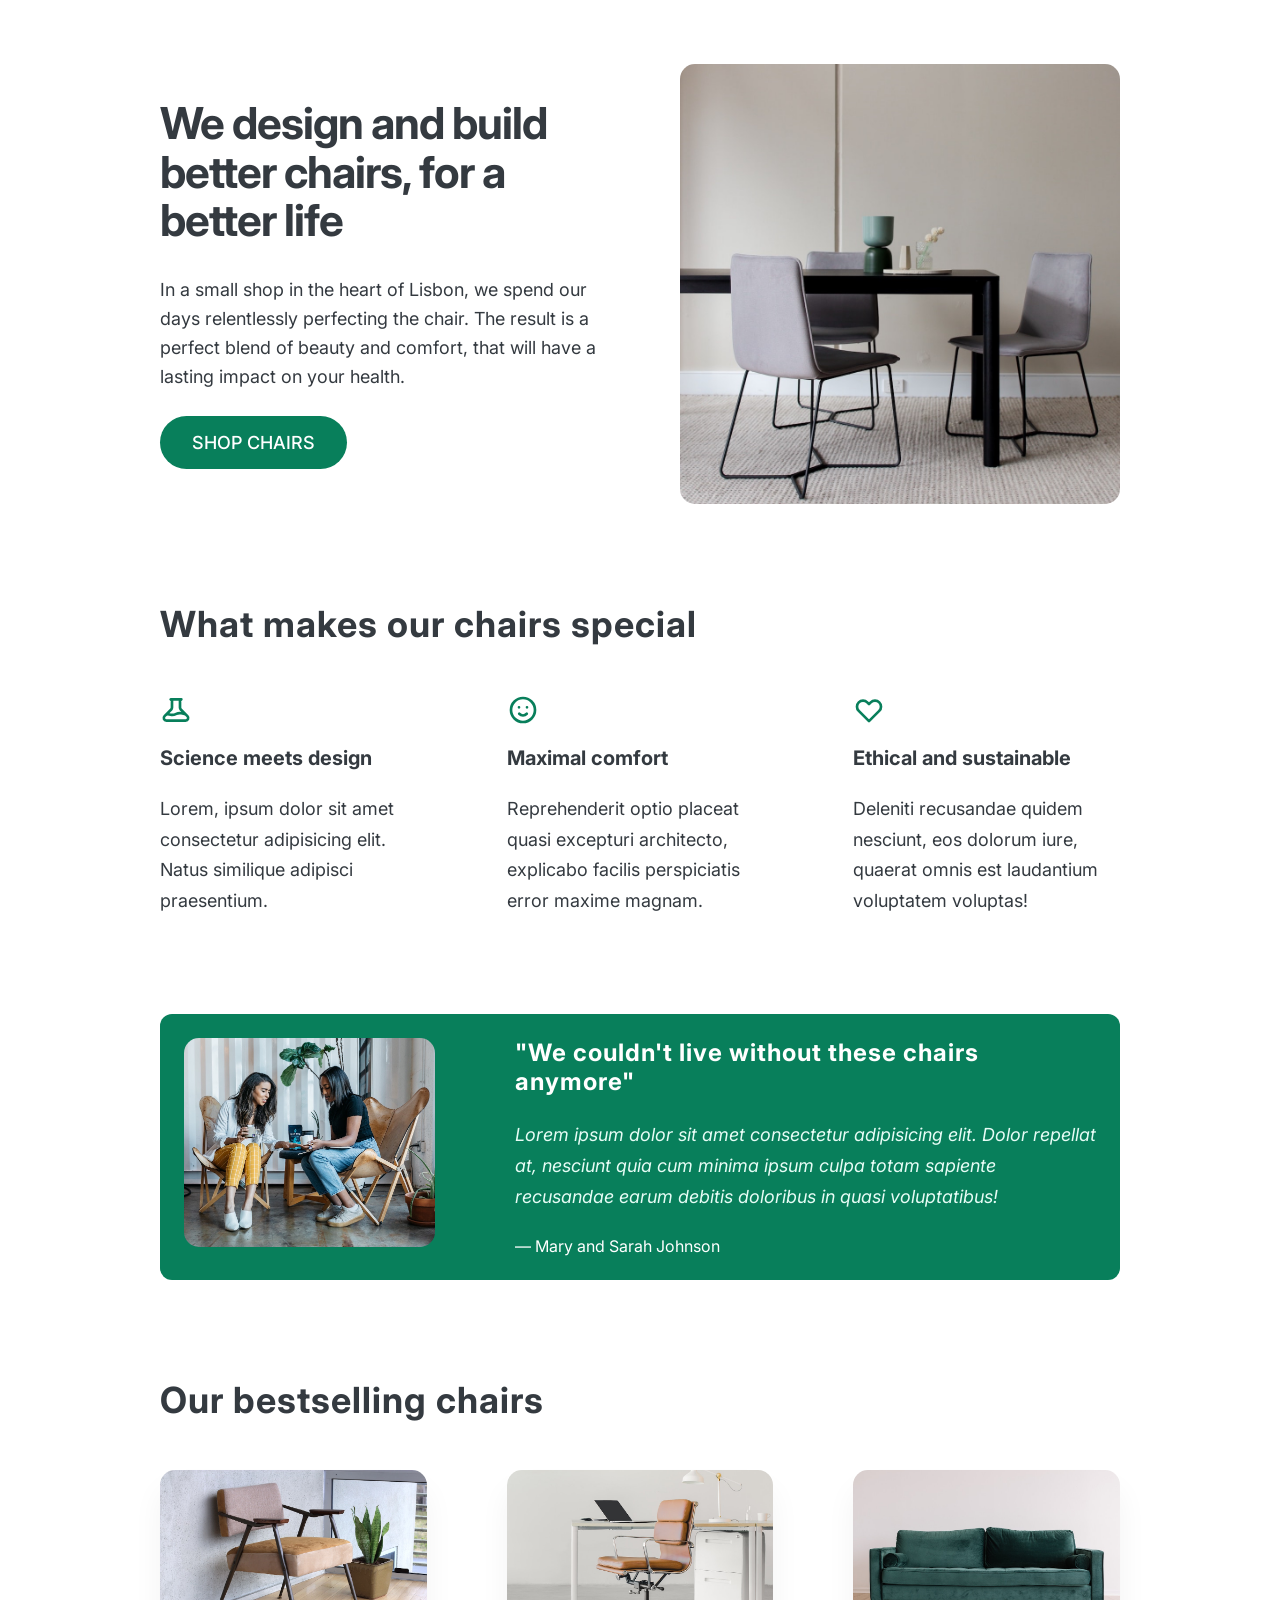
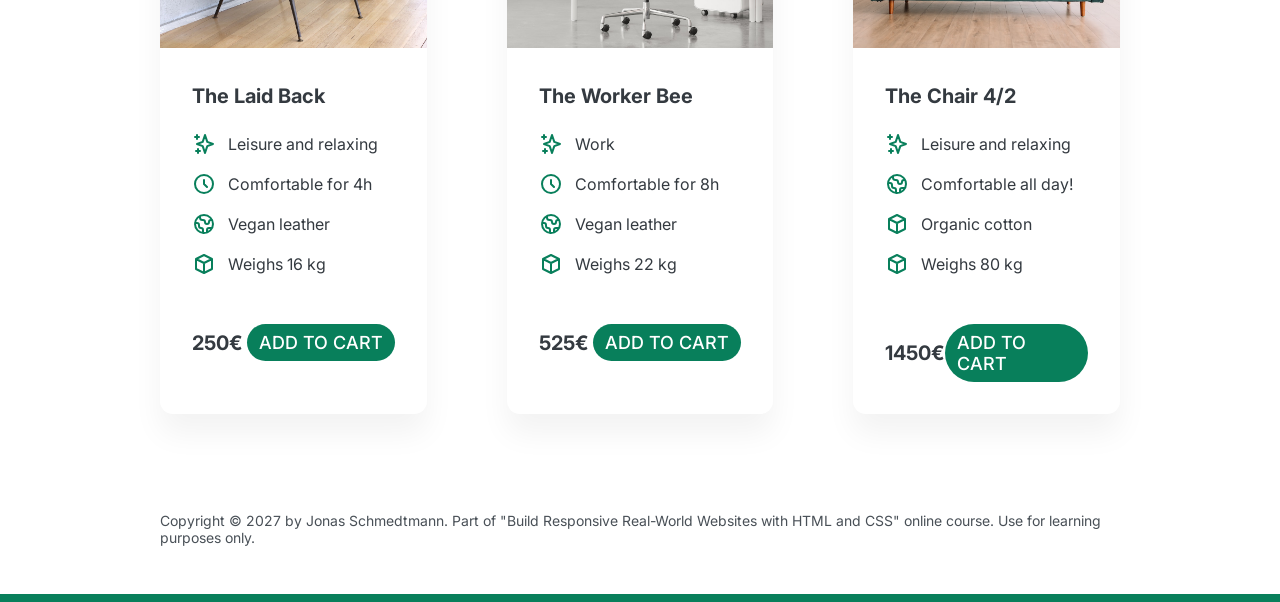
<file: index.html>
<!DOCTYPE html>
<html lang="en">
  <head>
    <meta charset="UTF-8" />
    <meta http-equiv="X-UA-Compatible" content="IE=edge" />
    <meta name="viewport" content="width=device-width, initial-scale=1.0" />
      <link rel="preconnect" href="https://fonts.googleapis.com">
      <link rel="preconnect" href="https://fonts.gstatic.com" crossorigin>
      <link href="https://fonts.googleapis.com/css2?family=Inter:wght@400;500;700&display=swap" rel="stylesheet">

    <link rel="stylesheet" href="style.css" />
    <title>Lisbon Chair Shop</title>
  </head>
  <body>
    <div class="container">
      <header>
        <div class="header-text-box">
          <h1>We design and build better chairs, for a better life</h1>
          <p class="header-text">
            In a small shop in the heart of Lisbon, we spend our days
            relentlessly perfecting the chair. The result is a perfect blend of
            beauty and comfort, that will have a lasting impact on your health.
          </p>
          <a class="btn btn--big" href="#">Shop chairs</a>
        </div>
        <img src="hero.jpg" alt="Photo" />
      </header>

      <section>
        <h2>What makes our chairs special</h2>
        <div class="grid-3-cols">
          <div>
            <svg xmlns="http://www.w3.org/2000/svg" 
                 class="features-icon" 
                 fill="none" 
                 viewBox="0 0 24 24" 
                 stroke="currentColor" 
                 stroke-width="2">
              <path stroke-linecap="round" 
                    stroke-linejoin="round" 
                    d="M19.428 15.428a2 2 0 00-1.022-.547l-2.387-.477a6 6 0 00-3.86.517l-.318.158a6 6 0 01-3.86.517L6.05 15.21a2 2 0 00-1.806.547M8 4h8l-1 1v5.172a2 2 0 00.586 1.414l5 5c1.26 1.26.367 3.414-1.415 3.414H4.828c-1.782 0-2.674-2.154-1.414-3.414l5-5A2 2 0 009 10.172V5L8 4z" />
            </svg>
            <p class="features-title"><strong>Science meets design</strong></p>
            <p class="features-text">
              Lorem, ipsum dolor sit amet consectetur adipisicing elit. Natus
              similique adipisci praesentium.
            </p>
          </div>

          <div>
            <svg xmlns="http://www.w3.org/2000/svg" 
                 class="features-icon" 
                 fill="none" 
                 viewBox="0 0 24 24" 
                 stroke="currentColor" 
                 stroke-width="2">
              <path stroke-linecap="round" 
                    stroke-linejoin="round" d="M14.828 14.828a4 4 0 01-5.656 0M9 10h.01M15 10h.01M21 12a9 9 0 11-18 0 9 9 0 0118 0z" />
            </svg>
            <p class="features-title">
              <strong>Maximal comfort</strong>
            </p>
            <p class="features-text">
              Reprehenderit optio placeat quasi excepturi architecto, explicabo
              facilis perspiciatis error maxime magnam.
            </p>
          </div>

          <div>
            <svg xmlns="http://www.w3.org/2000/svg" 
            class="features-icon" 
            fill="none" 
            viewBox="0 0 24 24" 
            stroke="currentColor" 
            stroke-width="2">
              <path stroke-linecap="round" 
                    stroke-linejoin="round" 
                    d="M4.318 6.318a4.5 4.5 0 000 6.364L12 20.364l7.682-7.682a4.5 4.5 0 00-6.364-6.364L12 7.636l-1.318-1.318a4.5 4.5 0 00-6.364 0z" />
            </svg>
            <p class="features-title">
              <strong>Ethical and sustainable</strong>
            </p>
            <p class="features-text">
              Deleniti recusandae quidem nesciunt, eos dolorum iure, quaerat
              omnis est laudantium voluptatem voluptas!
            </p>
          </div>
        </div>
      </section>

      <section class="testimonial-section">
        <div class="grid-3-cols">
          <img src="customers.jpg" alt="People sitting on chairs" />
          <div class="testimonial-box">
            <h2>"We couldn't live without these chairs anymore"</h2>
            <blockquote class="testimonial-text">
              Lorem ipsum dolor sit amet consectetur adipisicing elit. Dolor
              repellat at, nesciunt quia cum minima ipsum culpa totam sapiente
              recusandae earum debitis doloribus in quasi voluptatibus!
            </blockquote>
            <p class="testimonial-author">&mdash; Mary and Sarah Johnson</p>
          </div>
        </div>
      </section>

      <section>
        <h2>Our bestselling chairs</h2>
        <div class="grid-3-cols">
          <figure class="chair">
            <img src="chair-1.jpg" alt="Chair" />
            <div class="chair-box">
              <h3>The Laid Back</h3>
              <ul class="chair-details">
                <li>
                  <svg xmlns="http://www.w3.org/2000/svg" 
                  class="chair-icon" 
                  fill="none" viewBox="0 0 24 24"
                   stroke="currentColor" stroke-width="2">
                    <path stroke-linecap="round" stroke-linejoin="round" d="M5 3v4M3 5h4M6 17v4m-2-2h4m5-16l2.286 6.857L21 12l-5.714 2.143L13 21l-2.286-6.857L5 12l5.714-2.143L13 3z" />
                  </svg>
                  <!-- Span is a generic INLINE text element, it doesn't have any meaning. It's like a div element, but inline -->
                  <span>Leisure and relaxing</span>
                </li>
                <li>
                  <svg xmlns="http://www.w3.org/2000/svg" 
                  class="chair-icon" 
                  fill="none" 
                  viewBox="0 0 24 24" 
                  stroke="currentColor" 
                  stroke-width="2">
                    <path stroke-linecap="round" stroke-linejoin="round" d="M12 8v4l3 3m6-3a9 9 0 11-18 0 9 9 0 0118 0z" />
                  </svg>
                  <span>Comfortable for 4h</span>
                </li>
                <li>
                  <svg xmlns="http://www.w3.org/2000/svg"
                   class="chair-icon" 
                   fill="none" 
                   viewBox="0 0 24 24" 
                   stroke="currentColor" 
                   stroke-width="2">
                    <path stroke-linecap="round" stroke-linejoin="round" d="M3.055 11H5a2 2 0 012 2v1a2 2 0 002 2 2 2 0 012 2v2.945M8 3.935V5.5A2.5 2.5 0 0010.5 8h.5a2 2 0 012 2 2 2 0 104 0 2 2 0 012-2h1.064M15 20.488V18a2 2 0 012-2h3.064M21 12a9 9 0 11-18 0 9 9 0 0118 0z" />
                  </svg>
                  <span>Vegan leather</span>
                </li>
                <li>
                  <svg xmlns="http://www.w3.org/2000/svg" 
                  class="chair-icon" 
                  fill="none" 
                  viewBox="0 0 24 24" 
                  stroke="currentColor" 
                  stroke-width="2">
                    <path stroke-linecap="round" stroke-linejoin="round" d="M20 7l-8-4-8 4m16 0l-8 4m8-4v10l-8 4m0-10L4 7m8 4v10M4 7v10l8 4" />
                  </svg>
                  <span>Weighs 16 kg</span>
                </li>
              </ul>
              <div class="chair-price">
                <strong>250€</strong>
                <a href="#" class="btn btn--small">Add to cart</a>
              </div>
            </div>
          </figure>

          <figure class="chair">
            <img src="chair-2.jpg" alt="Chair" />
            <div class="chair-box">
              <h3>The Worker Bee</h3>
              <ul class="chair-details">
                <li> <svg xmlns="http://www.w3.org/2000/svg" 
                  class="chair-icon" 
                  fill="none" viewBox="0 0 24 24"
                   stroke="currentColor" stroke-width="2">
                    <path stroke-linecap="round" stroke-linejoin="round" d="M5 3v4M3 5h4M6 17v4m-2-2h4m5-16l2.286 6.857L21 12l-5.714 2.143L13 21l-2.286-6.857L5 12l5.714-2.143L13 3z" />
                  </svg>
                  <span>Work</span>
                </li>
                <li> <svg xmlns="http://www.w3.org/2000/svg" 
                  class="chair-icon" 
                  fill="none" 
                  viewBox="0 0 24 24" 
                  stroke="currentColor" 
                  stroke-width="2">
                    <path stroke-linecap="round" stroke-linejoin="round" d="M12 8v4l3 3m6-3a9 9 0 11-18 0 9 9 0 0118 0z" />
                  </svg>
                  <span>Comfortable for 8h</span>
                </li>
                <li> <svg xmlns="http://www.w3.org/2000/svg"
                  class="chair-icon" 
                  fill="none" 
                  viewBox="0 0 24 24" 
                  stroke="currentColor" 
                  stroke-width="2">
                   <path stroke-linecap="round" stroke-linejoin="round" d="M3.055 11H5a2 2 0 012 2v1a2 2 0 002 2 2 2 0 012 2v2.945M8 3.935V5.5A2.5 2.5 0 0010.5 8h.5a2 2 0 012 2 2 2 0 104 0 2 2 0 012-2h1.064M15 20.488V18a2 2 0 012-2h3.064M21 12a9 9 0 11-18 0 9 9 0 0118 0z" />
                 </svg>
                  <span>Vegan leather</span>
                </li>
                <li> <svg xmlns="http://www.w3.org/2000/svg" 
                  class="chair-icon" 
                  fill="none" 
                  viewBox="0 0 24 24" 
                  stroke="currentColor" 
                  stroke-width="2">
                    <path stroke-linecap="round" stroke-linejoin="round" d="M20 7l-8-4-8 4m16 0l-8 4m8-4v10l-8 4m0-10L4 7m8 4v10M4 7v10l8 4" />
                  </svg>
                  <span>Weighs 22 kg</span>
                </li>
              </ul>
              <div class="chair-price">
                <strong>525€</strong>
                <a href="#" class="btn btn--small">Add to cart</a>
              </div>
            </div>
          </figure>

          <figure class="chair">
            <img src="chair-3.jpg" alt="Chair" />
            <div class="chair-box">
              <h3>The Chair 4/2</h3>
              <ul class="chair-details">
                <li><svg xmlns="http://www.w3.org/2000/svg" 
                  class="chair-icon" 
                  fill="none" viewBox="0 0 24 24"
                   stroke="currentColor" stroke-width="2">
                    <path stroke-linecap="round" stroke-linejoin="round" d="M5 3v4M3 5h4M6 17v4m-2-2h4m5-16l2.286 6.857L21 12l-5.714 2.143L13 21l-2.286-6.857L5 12l5.714-2.143L13 3z" />
                  </svg>
                  <span>Leisure and relaxing</span>
                </li>
                <li><svg xmlns="http://www.w3.org/2000/svg"
                  class="chair-icon" 
                  fill="none" 
                  viewBox="0 0 24 24" 
                  stroke="currentColor" 
                  stroke-width="2">
                   <path stroke-linecap="round" stroke-linejoin="round" d="M3.055 11H5a2 2 0 012 2v1a2 2 0 002 2 2 2 0 012 2v2.945M8 3.935V5.5A2.5 2.5 0 0010.5 8h.5a2 2 0 012 2 2 2 0 104 0 2 2 0 012-2h1.064M15 20.488V18a2 2 0 012-2h3.064M21 12a9 9 0 11-18 0 9 9 0 0118 0z" />
                 </svg>
                  <span>Comfortable all day!</span>
                </li>
                <li><svg xmlns="http://www.w3.org/2000/svg" 
                  class="chair-icon" 
                  fill="none" 
                  viewBox="0 0 24 24" 
                  stroke="currentColor" 
                  stroke-width="2">
                    <path stroke-linecap="round" stroke-linejoin="round" d="M20 7l-8-4-8 4m16 0l-8 4m8-4v10l-8 4m0-10L4 7m8 4v10M4 7v10l8 4" />
                  </svg>
                  <span>Organic cotton</span>
                </li>
                <li> <svg xmlns="http://www.w3.org/2000/svg" 
                  class="chair-icon" 
                  fill="none" 
                  viewBox="0 0 24 24" 
                  stroke="currentColor" 
                  stroke-width="2">
                    <path stroke-linecap="round" stroke-linejoin="round" d="M20 7l-8-4-8 4m16 0l-8 4m8-4v10l-8 4m0-10L4 7m8 4v10M4 7v10l8 4" />
                  </svg>
                  <span>Weighs 80 kg</span>
                </li>
              </ul>
              <div class="chair-price">
                <strong>1450€</strong>
                <a href="#" class="btn btn--small">Add to cart</a>
              </div>
            </div>
          </figure>
        </div>
      </section>

      <footer>
        Copyright &copy; 2027 by Jonas Schmedtmann. Part of "Build Responsive
        Real-World Websites with HTML and CSS" online course. Use for learning
        purposes only.
      </footer>
    </div>
  </body>
</html>
</file>
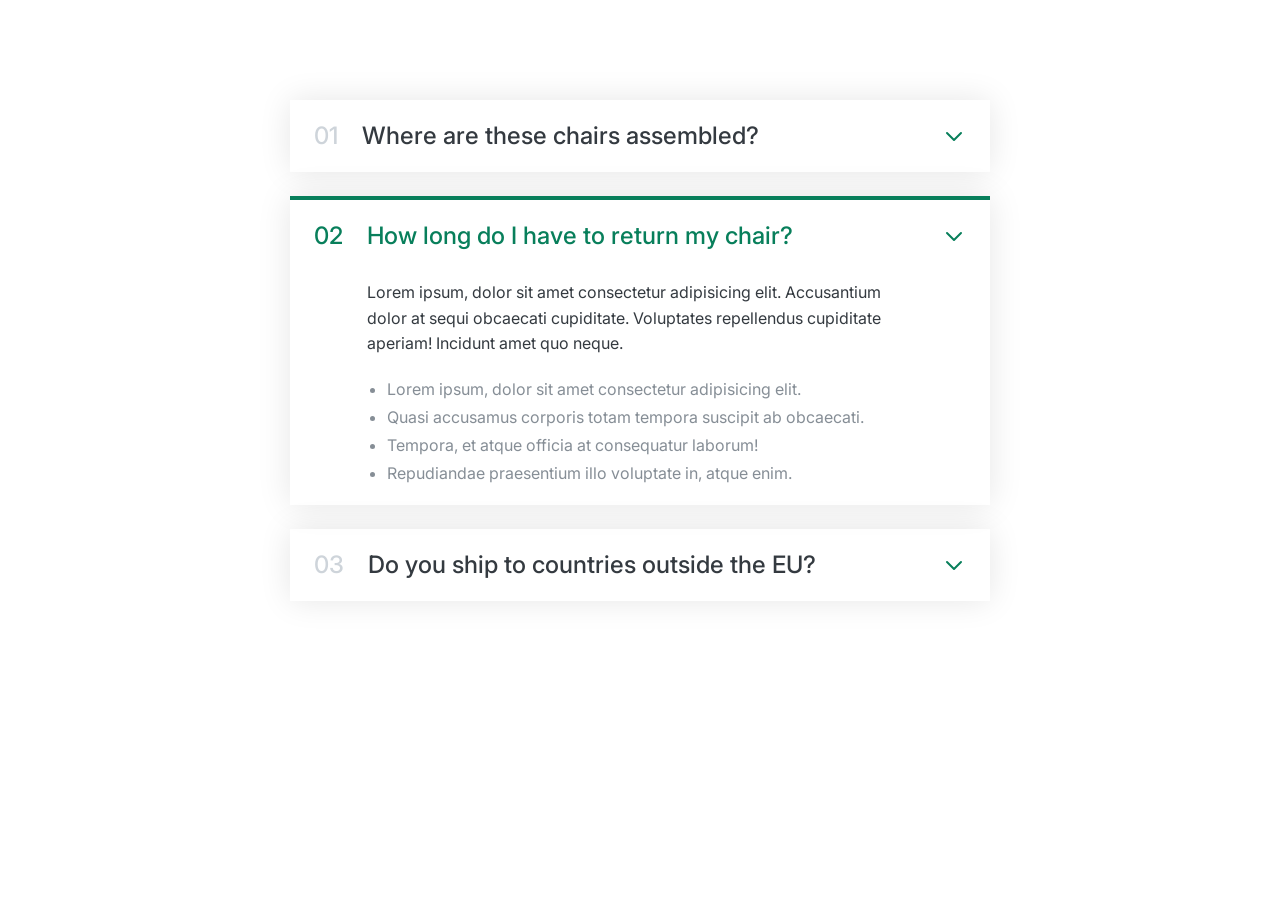
<file: Components/01-accordion.html>
<!DOCTYPE html>
<html lang="en">
  <head>
    <meta charset="UTF-8" />
    <meta http-equiv="X-UA-Compatible" content="IE=edge" />
    <meta name="viewport" content="width=device-width, initial-scale=1.0" />
    <link
      href="https://fonts.googleapis.com/css2?family=Inter:wght@400;500;700&display=swap"
      rel="stylesheet"
    />

    <title>Accordion Component</title>

    <style>
      /*
      SPACING SYSTEM (px)
      2 / 4 / 8 / 12 / 16 / 24 / 32 / 48 / 64 / 80 / 96 / 128
      FONT SIZE SYSTEM (px)
      10 / 12 / 14 / 16 / 18 / 20 / 24 / 30 / 36 / 44 / 52 / 62 / 74 / 86 / 98
      */
      /* 
      MAIN COLOR: #087f5b
      GREY COLOR: #343a40
      */

      * {
        margin: 0;
        padding: 0;
        box-sizing: border-box;
      }

      body {
        font-family: "Inter", sans-serif;
        color: #343a40;
        line-height: 1;
      }

      .accordion {
        width: 700px;
        margin: 100px auto;

        display: flex;
        flex-direction: column;
        gap: 24px;
      }

      .item {
        box-shadow: 0 0 32px rgba(0, 0, 0, 0.1);
        padding: 24px;

        display: grid;
        grid-template-columns: auto 1fr auto;
        column-gap: 24px;
        row-gap: 32px;
        align-items: center;
      }

      .number,
      .text {
        font-size: 24px;
        font-weight: 500;
        /* color: #087f5b; */
      }

      .number {
        color: #ced4da;
      }

      .icon {
        width: 24px;
        heigh: 24px;
        stroke: #087f5b;
      }

      .hidden-box {
        grid-column: 2;
        display: none;
      }

      .hidden-box p {
        line-height: 1.6;
        margin-bottom: 24px;
      }

      .hidden-box ul {
        color: #868e96;
        margin-left: 20px;

        display: flex;
        flex-direction: column;
        gap: 12px;
      }

      /* OPEN STATE */
      .open {
        border-top: 4px solid #087f5b;
      }

      .open .hidden-box {
        display: block;
      }

      .open .number,
      .open .text {
        color: #087f5b;
      }
    </style>
  </head>
  <body>
    <div class="accordion">
      <div class="item">
        <p class="number">01</p>
        <p class="text">Where are these chairs assembled?</p>
        <svg
          xmlns="http://www.w3.org/2000/svg"
          class="icon"
          fill="none"
          viewBox="0 0 24 24"
          stroke="currentColor"
        >
          <path
            stroke-linecap="round"
            stroke-linejoin="round"
            stroke-width="2"
            d="M19 9l-7 7-7-7"
          />
        </svg>
        <div class="hidden-box">
          <p>
            Lorem ipsum, dolor sit amet consectetur adipisicing elit.
            Accusantium dolor at sequi obcaecati cupiditate. Voluptates
            repellendus cupiditate aperiam! Incidunt amet quo neque.
          </p>
          <ul>
            <li>Lorem ipsum, dolor sit amet consectetur adipisicing elit.</li>
            <li>
              Quasi accusamus corporis totam tempora suscipit ab obcaecati.
            </li>
            <li>Tempora, et atque officia at consequatur laborum!</li>
            <li>Repudiandae praesentium illo voluptate in, atque enim.</li>
          </ul>
        </div>
      </div>

      <div class="item open">
        <p class="number">02</p>
        <p class="text">How long do I have to return my chair?</p>
        <svg
          xmlns="http://www.w3.org/2000/svg"
          class="icon"
          fill="none"
          viewBox="0 0 24 24"
          stroke="currentColor"
        >
          <path
            stroke-linecap="round"
            stroke-linejoin="round"
            stroke-width="2"
            d="M19 9l-7 7-7-7"
          />
        </svg>
        <div class="hidden-box">
          <p>
            Lorem ipsum, dolor sit amet consectetur adipisicing elit.
            Accusantium dolor at sequi obcaecati cupiditate. Voluptates
            repellendus cupiditate aperiam! Incidunt amet quo neque.
          </p>
          <ul>
            <li>Lorem ipsum, dolor sit amet consectetur adipisicing elit.</li>
            <li>
              Quasi accusamus corporis totam tempora suscipit ab obcaecati.
            </li>
            <li>Tempora, et atque officia at consequatur laborum!</li>
            <li>Repudiandae praesentium illo voluptate in, atque enim.</li>
          </ul>
        </div>
      </div>

      <div class="item">
        <p class="number">03</p>
        <p class="text">Do you ship to countries outside the EU?</p>
        <svg
          xmlns="http://www.w3.org/2000/svg"
          class="icon"
          fill="none"
          viewBox="0 0 24 24"
          stroke="currentColor"
        >
          <path
            stroke-linecap="round"
            stroke-linejoin="round"
            stroke-width="2"
            d="M19 9l-7 7-7-7"
          />
        </svg>
        <div class="hidden-box">
          <p>
            Lorem ipsum, dolor sit amet consectetur adipisicing elit.
            Accusantium dolor at sequi obcaecati cupiditate. Voluptates
            repellendus cupiditate aperiam! Incidunt amet quo neque.
          </p>
          <ul>
            <li>Lorem ipsum, dolor sit amet consectetur adipisicing elit.</li>
            <li>
              Quasi accusamus corporis totam tempora suscipit ab obcaecati.
            </li>
            <li>Tempora, et atque officia at consequatur laborum!</li>
            <li>Repudiandae praesentium illo voluptate in, atque enim.</li>
          </ul>
        </div>
      </div>
    </div>
  </body>
</html>
</file>
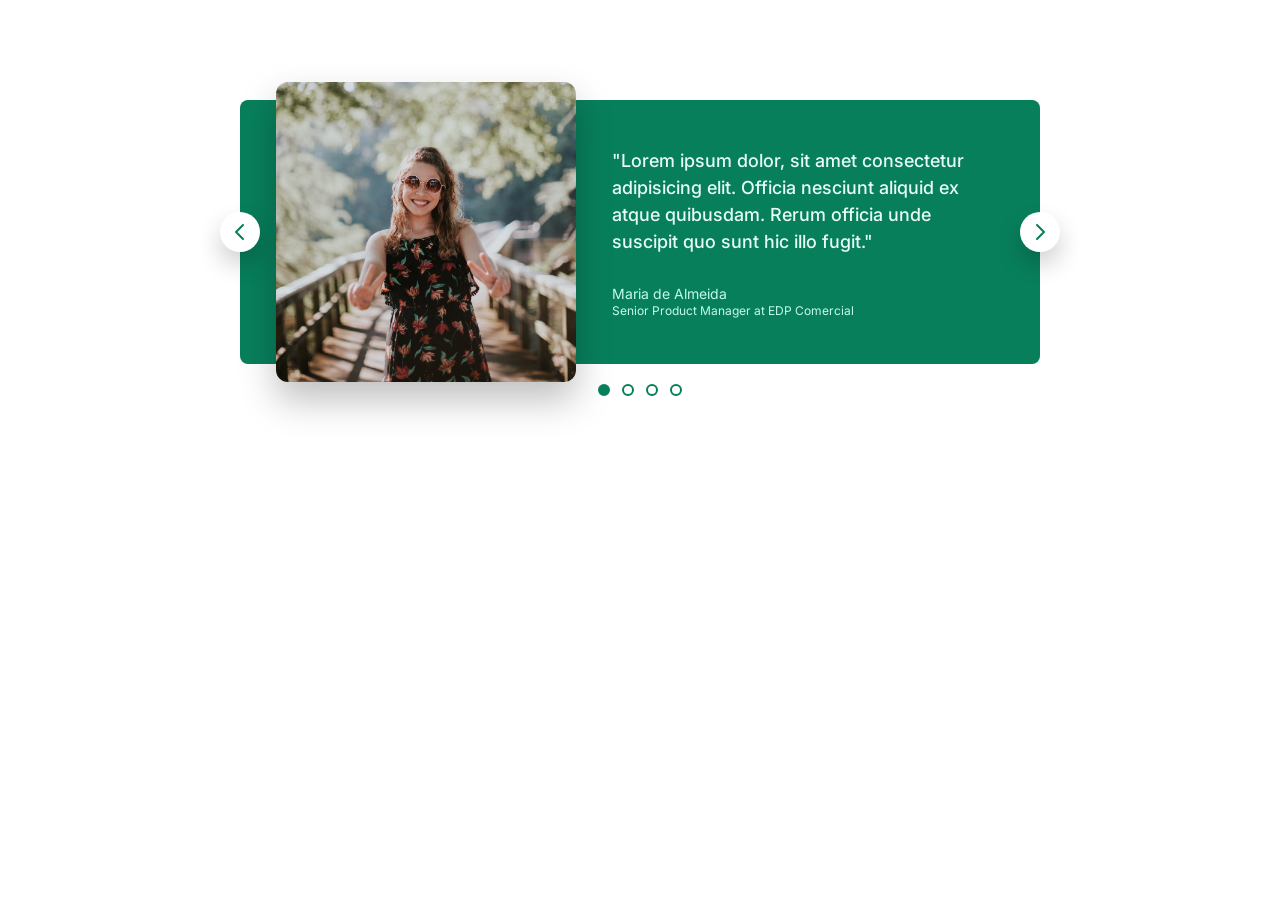
<file: Components/02-carousel.html>
<!DOCTYPE html>
<html lang="en">
  <head>
    <meta charset="UTF-8" />
    <meta http-equiv="X-UA-Compatible" content="IE=edge" />
    <meta name="viewport" content="width=device-width, initial-scale=1.0" />
    <link
      href="https://fonts.googleapis.com/css2?family=Inter:wght@400;500;700&display=swap"
      rel="stylesheet"
    />

    <title>Carousel Component</title>

    <style>
      /*
      SPACING SYSTEM (px)
      2 / 4 / 8 / 12 / 16 / 24 / 32 / 48 / 64 / 80 / 96 / 128
      FONT SIZE SYSTEM (px)
      10 / 12 / 14 / 16 / 18 / 20 / 24 / 30 / 36 / 44 / 52 / 62 / 74 / 86 / 98
      */
      /*
      MAIN COLOR: #087f5b
      GREY COLOR: #343a40
      */

      * {
        margin: 0;
        padding: 0;
        box-sizing: border-box;
      }

      body {
        font-family: "Inter", sans-serif;
        color: #343a40;
        line-height: 1;
      }

      .carousel {
        width: 800px;
        margin: 100px auto;
        background-color: #087f5b;
        /* padding: 32px; */
        /* padding-left: 86px; */
        /* padding-right: 48px; */
        padding: 32px 48px 32px 86px;

        border-radius: 8px;
        position: relative;

        display: flex;
        align-items: center;
        gap: 86px;
      }

      img {
        height: 200px;
        border-radius: 8px;
        transform: scale(1.5);
        box-shadow: 0 12px 24px rgba(0, 0, 0, 0.25);
      }

      .testimonial-text {
        font-size: 18px;
        font-weight: 500;
        line-height: 1.5;
        margin-bottom: 32px;
        color: #e6fcf5;
      }

      .testimonial-author {
        font-size: 14px;
        margin-bottom: 4px;
        color: #c3fae8;
      }

      .testimonial-job {
        font-size: 12px;
        color: #c3fae8;
      }

      /* CONTROLS */
      .btn {
        background-color: #fff;
        border: none;
        height: 40px;
        width: 40px;
        border-radius: 50%;
        position: absolute;
        box-shadow: 0 12px 24px rgba(0, 0, 0, 0.2);
        cursor: pointer;

        display: flex;
        align-items: center;
        justify-content: center;
      }

      .btn--left {
        /* In relation to PARENTE ELEMENT */
        left: 0;
        top: 50%;

        /* In relation to ELEMENT ITSELF */
        transform: translate(-50%, -50%);
      }

      .btn--right {
        right: 0;
        top: 50%;

        transform: translate(50%, -50%);
      }

      .btn-icon {
        height: 24px;
        width: 24px;
        stroke: #087f5b;
      }
      .dots {
        position: absolute;
        left: 50%;
        bottom: 0;
        transform: translate(-50%, 32px);

        display: flex;
        gap: 12px;
      }

      .dot {
        height: 12px;
        width: 12px;
        background-color: #fff;
        border: 2px solid #087f5b;
        border-radius: 50%;
        cursor: pointer;
      }

      .dot--fill {
        background-color: #087f5b;
      }
    </style>
  </head>
  <body>
    <div class="carousel">
      <img src="maria.jpg" alt="Maria de Almeida" />
      <blockquote class="testimonial">
        <p class="testimonial-text">
          "Lorem ipsum dolor, sit amet consectetur adipisicing elit. Officia
          nesciunt aliquid ex atque quibusdam. Rerum officia unde suscipit quo
          sunt hic illo fugit."
        </p>
        <p class="testimonial-author">Maria de Almeida</p>
        <p class="testimonial-job">Senior Product Manager at EDP Comercial</p>
      </blockquote>

      <button class="btn btn--left">
        <svg
          xmlns="http://www.w3.org/2000/svg"
          class="btn-icon"
          fill="none"
          viewBox="0 0 24 24"
          stroke="currentColor"
        >
          <path
            stroke-linecap="round"
            stroke-linejoin="round"
            stroke-width="2"
            d="M15 19l-7-7 7-7"
          />
        </svg>
      </button>
      <button class="btn btn--right">
        <svg
          xmlns="http://www.w3.org/2000/svg"
          class="btn-icon"
          fill="none"
          viewBox="0 0 24 24"
          stroke="currentColor"
        >
          <path
            stroke-linecap="round"
            stroke-linejoin="round"
            stroke-width="2"
            d="M9 5l7 7-7 7"
          />
        </svg>
      </button>
      <div class="dots">
        <button class="dot dot--fill">&nbsp;</button>
        <button class="dot">&nbsp;</button>
        <button class="dot">&nbsp;</button>
        <button class="dot">&nbsp;</button>
      </div>
    </div>
  </body>
</html>
</file>
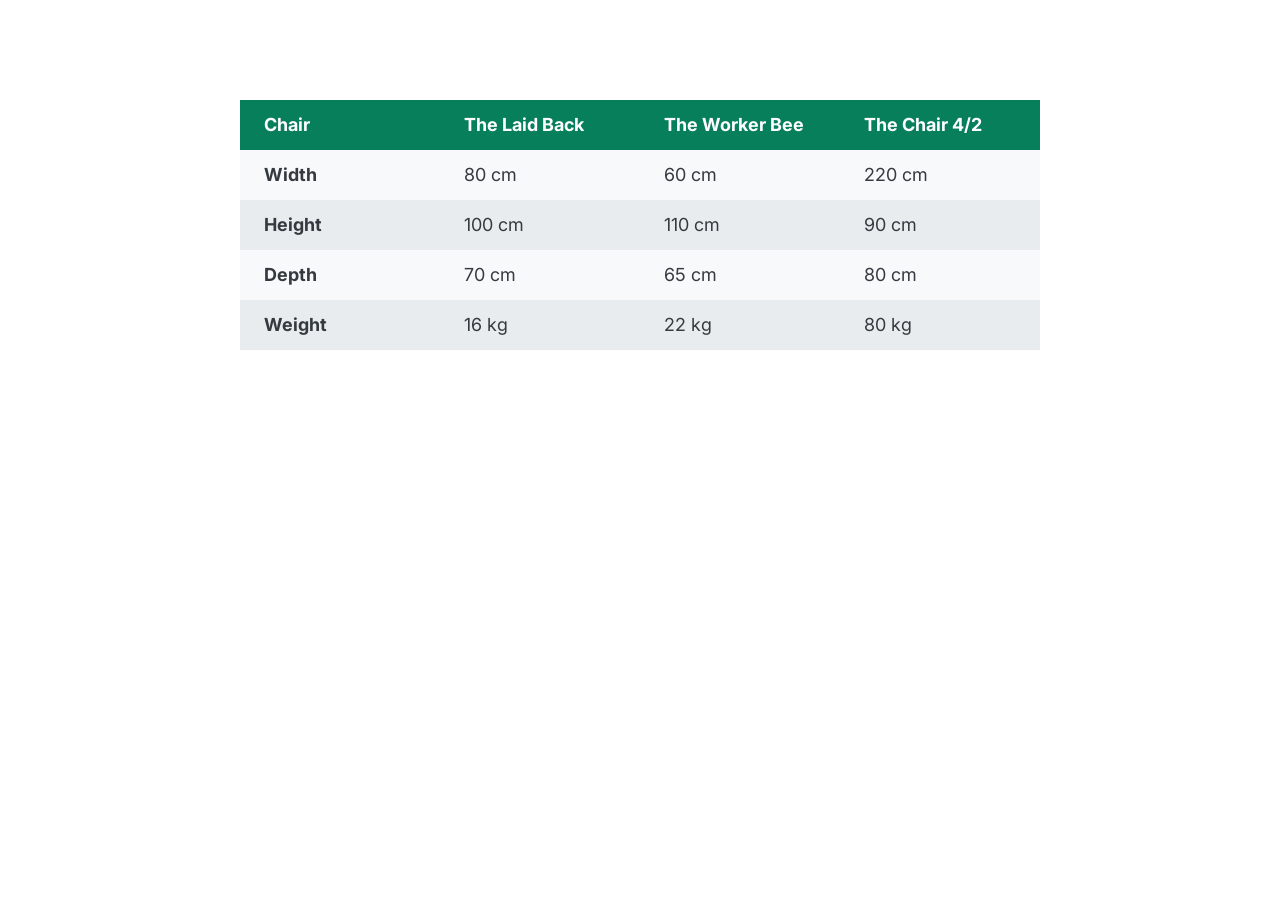
<file: Components/03-table.html>
<!DOCTYPE html>
<html lang="en">
  <head>
    <meta charset="UTF-8" />
    <meta http-equiv="X-UA-Compatible" content="IE=edge" />
    <meta name="viewport" content="width=device-width, initial-scale=1.0" />
    <link
      href="https://fonts.googleapis.com/css2?family=Inter:wght@400;500;700&display=swap"
      rel="stylesheet"
    />

    <title>Accordion Component</title>

    <style>
      /*
      SPACING SYSTEM (px)
      2 / 4 / 8 / 12 / 16 / 24 / 32 / 48 / 64 / 80 / 96 / 128
      FONT SIZE SYSTEM (px)
      10 / 12 / 14 / 16 / 18 / 20 / 24 / 30 / 36 / 44 / 52 / 62 / 74 / 86 / 98
      */
      /* 
      MAIN COLOR: #087f5b
      GREY COLOR: #343a40
      */

      * {
        margin: 0;
        padding: 0;
        box-sizing: border-box;
      }

      body {
        font-family: "Inter", sans-serif;
        color: #343a40;
        line-height: 1;
        display: flex;
        justify-content: center;
      }

      table {
        width: 800px;
        margin-top: 100px;
        font-size: 18px;
        /* border: 1px solid #343a40; */
        border-collapse: collapse;
      }

      th,
      td {
        /* border: 1px solid #343a40; */
        padding: 16px 24px;
        text-align: left;
      }

      thead tr {
        background-color: #087f5b;
        color: #fff;
      }

      thead th {
        width: 25%;
      }

      tbody tr:nth-child(odd) {
        background-color: #f8f9fa;
      }

      tbody tr:nth-child(even) {
        background-color: #e9ecef;
      }
    </style>
  </head>
  <body>
    <table>
      <thead>
        <tr>
          <th>Chair</th>
          <th>The Laid Back</th>
          <th>The Worker Bee</th>
          <th>The Chair 4/2</th>
        </tr>
      </thead>

      <tbody>
        <tr>
          <th>Width</th>
          <td>80 cm</td>
          <td>60 cm</td>
          <td>220 cm</td>
        </tr>
        <tr>
          <th>Height</th>
          <td>100 cm</td>
          <td>110 cm</td>
          <td>90 cm</td>
        </tr>
        <tr>
          <th>Depth</th>
          <td>70 cm</td>
          <td>65 cm</td>
          <td>80 cm</td>
        </tr>
        <tr>
          <th>Weight</th>
          <td>16 kg</td>
          <td>22 kg</td>
          <td>80 kg</td>
        </tr>
      </tbody>
    </table>
  </body>
</html>
</file>
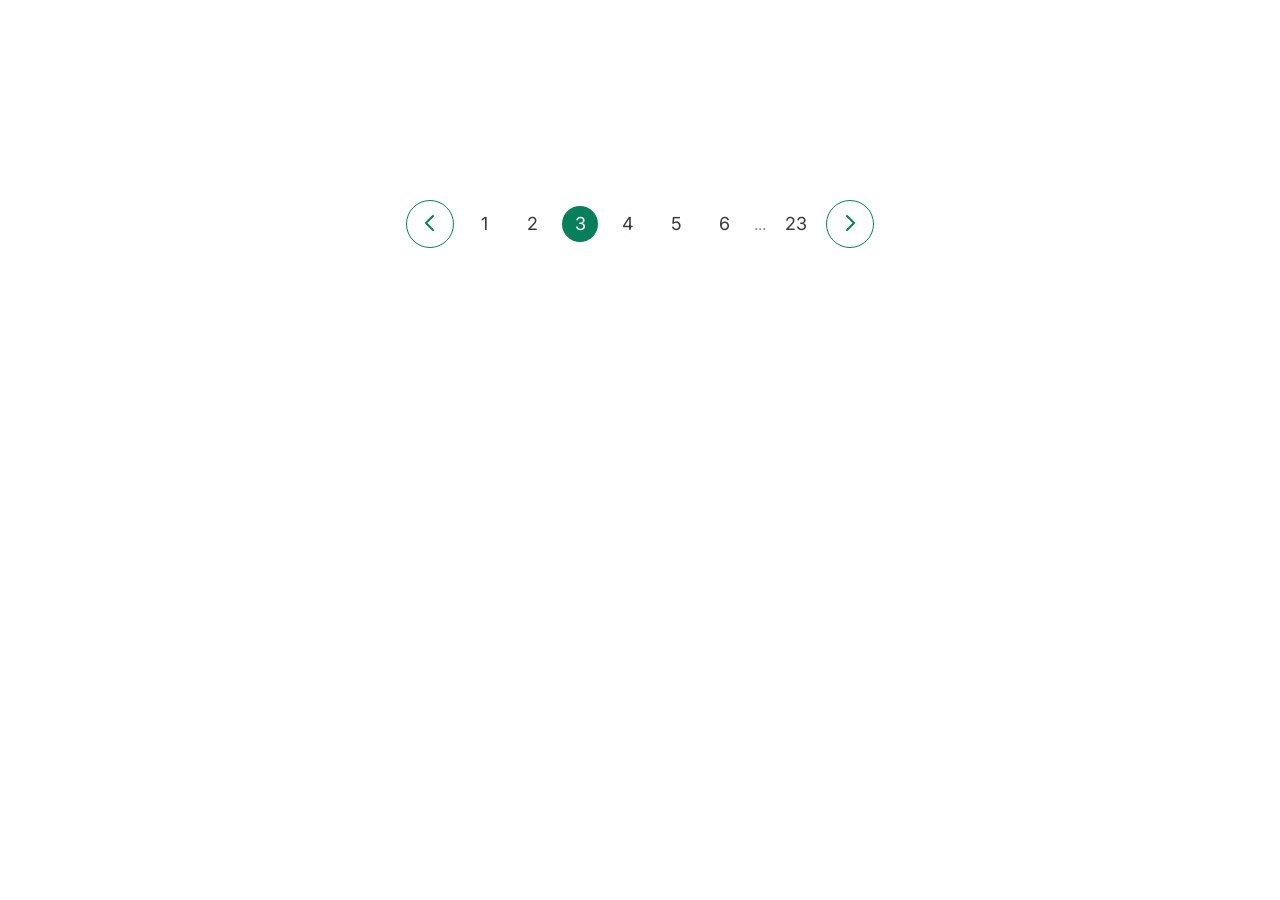
<file: Components/04-pagination.html>
<!DOCTYPE html>
<html lang="en">
  <head>
    <meta charset="UTF-8" />
    <meta http-equiv="X-UA-Compatible" content="IE=edge" />
    <meta name="viewport" content="width=device-width, initial-scale=1.0" />
    <link
      href="https://fonts.googleapis.com/css2?family=Inter:wght@400;500;700&display=swap"
      rel="stylesheet"
    />

    <title>Pagination Component</title>

    <style>
      /*
      SPACING SYSTEM (px)
      2 / 4 / 8 / 12 / 16 / 24 / 32 / 48 / 64 / 80 / 96 / 128
      FONT SIZE SYSTEM (px)
      10 / 12 / 14 / 16 / 18 / 20 / 24 / 30 / 36 / 44 / 52 / 62 / 74 / 86 / 98
      */
      /* 
      MAIN COLOR: #087f5b
      GREY COLOR: #343a40
      */

      * {
        margin: 0;
        padding: 0;
        box-sizing: border-box;
      }

      body {
        font-family: "Inter", sans-serif;
        color: #343a40;
        line-height: 1;
        display: flex;
        justify-content: center;
      }

      .pagination {
        display: flex;
        align-items: center;
        gap: 12px;
        margin-top: 200px;
      }

      .btn {
        border: 1px solid #087f5b;
        height: 48px;
        width: 48px;
        border-radius: 50%;
        background: none;
        cursor: pointer;
      }

      .btn:hover {
        background-color: #087f5b;
      }

      .btn:hover .btn-icon {
        stroke: #fff;
      }

      .btn-icon {
        height: 24px;
        width: 24px;
        stroke: #087f5b;
      }

      .page-link:link,
      .page-link:visited {
        font-size: 18px;
        color: #343a40;
        text-decoration: none;
        height: 36px;
        width: 36px;
        border-radius: 50%;
        display: flex;
        align-items: center;
        justify-content: center;
      }

      .page-link:hover,
      .page-link:active,
      .page-link.page-link--current {
        background-color: #087f5b;
        color: #fff;
      }

      .dots {
        color: #868e96;
      }
    </style>
  </head>
  <body>
    <div class="pagination">
      <button class="btn">
        <svg
          xmlns="http://www.w3.org/2000/svg"
          class="btn-icon"
          fill="none"
          viewBox="0 0 24 24"
          stroke="currentColor"
        >
          <path
            stroke-linecap="round"
            stroke-linejoin="round"
            stroke-width="2"
            d="M15 19l-7-7 7-7"
          />
        </svg>
      </button>
      <a href="#" class="page-link">1</a>
      <a href="#" class="page-link">2</a>
      <a href="#" class="page-link page-link--current">3</a>
      <a href="#" class="page-link">4</a>
      <a href="#" class="page-link">5</a>
      <a href="#" class="page-link">6</a>
      <span class="dots">...</span>
      <a href="#" class="page-link">23</a>
      <button class="btn">
        <svg
          xmlns="http://www.w3.org/2000/svg"
          class="btn-icon"
          fill="none"
          viewBox="0 0 24 24"
          stroke="currentColor"
        >
          <path
            stroke-linecap="round"
            stroke-linejoin="round"
            stroke-width="2"
            d="M9 5l7 7-7 7"
          />
        </svg>
      </button>
    </div>
  </body>
</html>
</file>
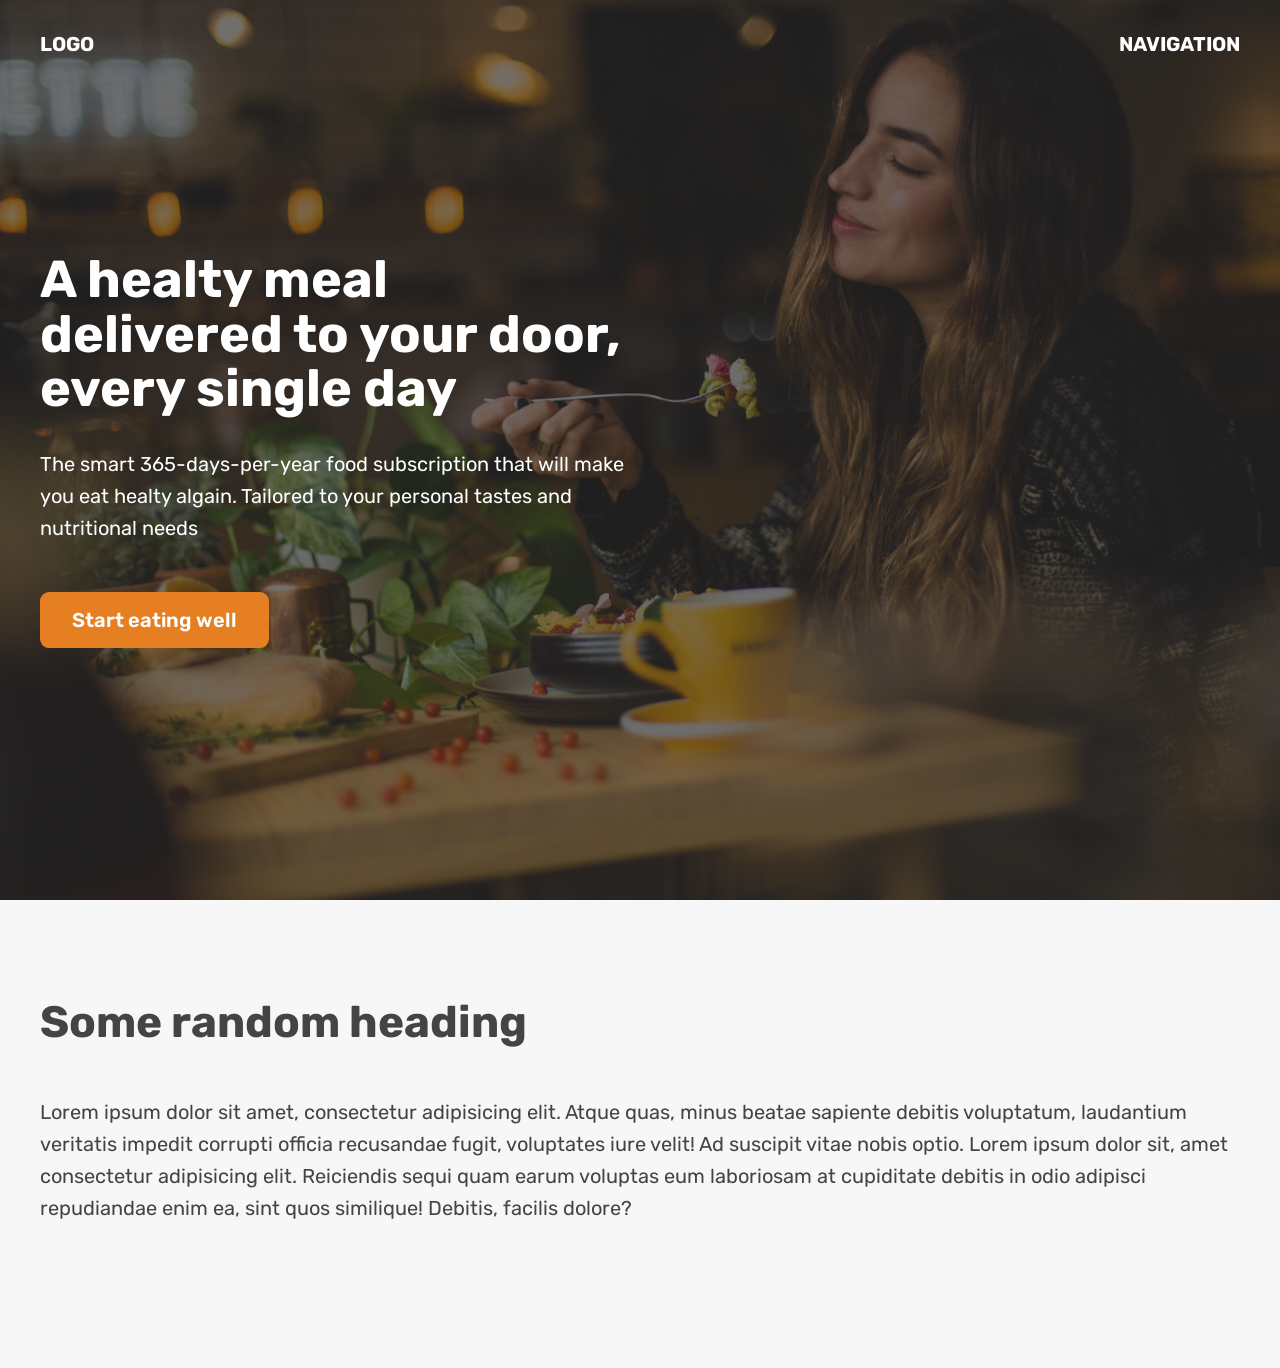
<file: Components/05-hero.html>
<!DOCTYPE html>
<html lang="en">
  <head>
    <meta charset="UTF-8" />
    <meta http-equiv="X-UA-Compatible" content="IE=edge" />
    <meta name="viewport" content="width=device-width, initial-scale=1.0" />
    <title>Omifood Hero Section</title>

    <link rel="preconnect" href="https://fonts.gstatic.com" />
    <link
      href="https://fonts.googleapis.com/css2?family=Rubik:wght@400;600;700&display=swap"
      rel="stylesheet"
    />
    <style>
      * {
        margin: 0;
        padding: 0;
        box-sizing: border-box;
      }

      html {
        font-family: "Rubik", sans-serif;
        color: #444;
      }

      .container {
        margin: 0 auto;
        width: 1200px;
      }

      header {
        /* background-color: orangered; */
        height: 100vh;
        position: relative;

        background-image: linear-gradient(
            rgba(34, 34, 34, 0.6),
            rgba(34, 34, 34, 0.6)
          ),
          url(hero.jpg);
        background-size: cover;
        color: #fff;
      }

      nav {
        font-size: 20px;
        font-weight: 700;
        display: flex;
        justify-content: space-between;
        padding-top: 32px;
        /* background-image: linear-gradient(to right, red, blue); */

        /* background-color: green; */
      }

      .header-container {
        width: 1200px;
        position: absolute;

        /* In relation to PARENT size */
        left: 50%;
        top: 50%;

        /* In relation to ELEMENT size */
        transform: translate(-50%, -50%);

        /* background-color: violet; */

        /* text-align: center; */
      }

      .header-container-inner {
        width: 50%;
        /* background-color: blue; */
      }

      h1 {
        font-size: 52px;
        margin-bottom: 32px;
        line-height: 1.05;
      }

      p {
        font-size: 20px;
        line-height: 1.6;
        margin-bottom: 48px;
      }

      .btn:link,
      .btn:visited {
        font-size: 20px;
        font-weight: 600;
        background-color: #e67e22;
        color: #fff;
        text-decoration: none;
        display: inline-block;
        padding: 16px 32px;
        border-radius: 9px;
      }

      h2 {
        font-size: 44px;
        margin-bottom: 48px;
      }

      section {
        padding: 96px 0;
        background-color: #f7f7f7;
      }
    </style>
  </head>
  <body>
    <header>
      <nav class="container">
        <div>LOGO</div>
        <div>NAVIGATION</div>
      </nav>

      <div class="header-container">
        <div class="header-container-inner">
          <h1>A healty meal delivered to your door, every single day</h1>
          <p>
            The smart 365-days-per-year food subscription that will make you eat
            healty algain. Tailored to your personal tastes and nutritional
            needs
          </p>
          <a href="#" class="btn">Start eating well</a>
        </div>
      </div>
    </header>

    <section>
      <div class="container">
        <h2>Some random heading</h2>
        <p>
          Lorem ipsum dolor sit amet, consectetur adipisicing elit. Atque quas,
          minus beatae sapiente debitis voluptatum, laudantium veritatis impedit
          corrupti officia recusandae fugit, voluptates iure velit! Ad suscipit
          vitae nobis optio. Lorem ipsum dolor sit, amet consectetur adipisicing
          elit. Reiciendis sequi quam earum voluptas eum laboriosam at
          cupiditate debitis in odio adipisci repudiandae enim ea, sint quos
          similique! Debitis, facilis dolore?
        </p>
      </div>
    </section>
  </body>
</html>
</file>
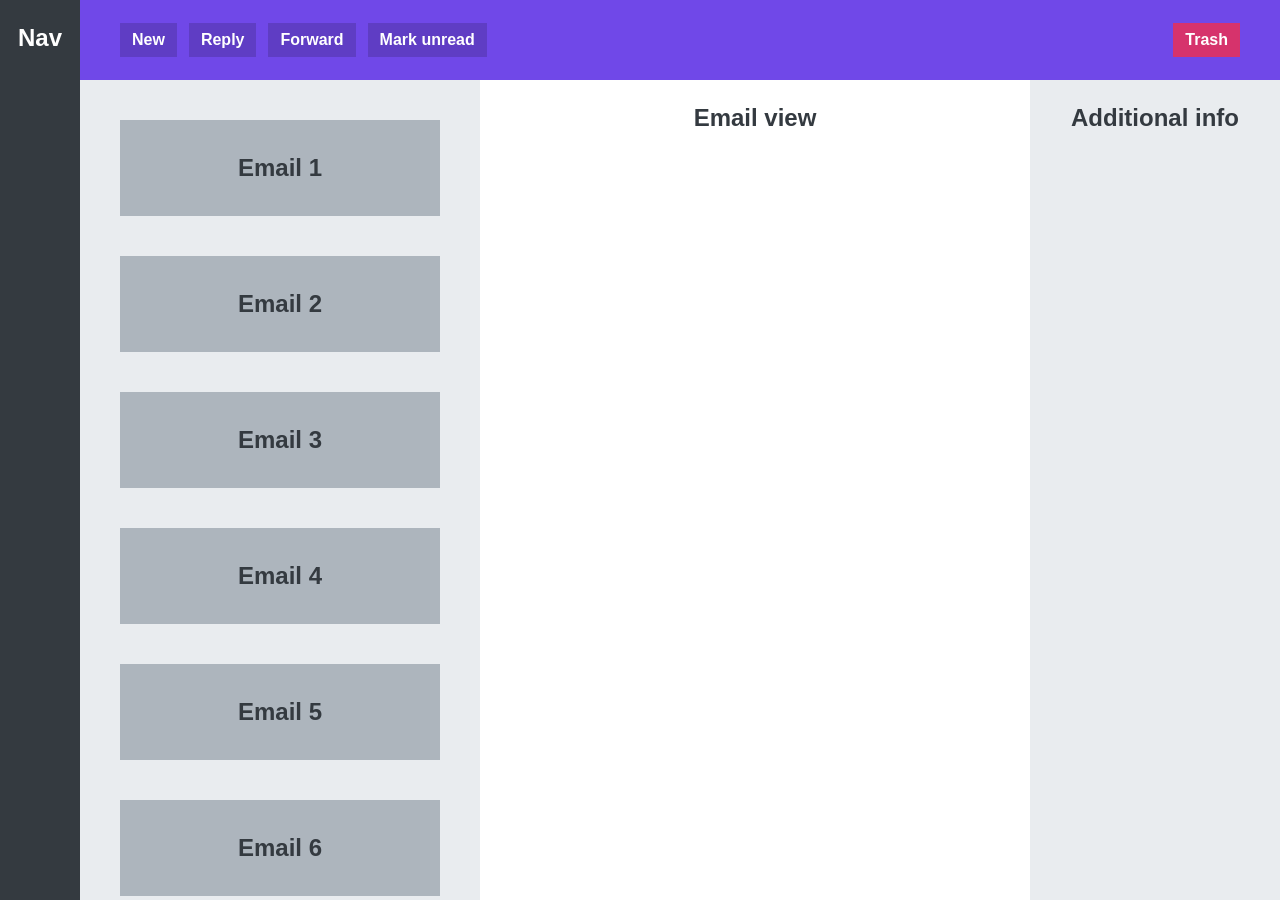
<file: Components/06-app-layout.html>
<!DOCTYPE html>
<html lang="en">
  <head>
    <meta charset="UTF-8" />
    <meta http-equiv="X-UA-Compatible" content="IE=edge" />
    <meta name="viewport" content="width=device-width, initial-scale=1.0" />
    <title>App Layout</title>
    <style>
      * {
        margin: 0;
        padding: 0;
        box-sizing: border-box;
      }

      body {
        font-family: sans-serif;
        color: #343a40;
        font-size: 24px;
        height: 100vh;
        text-align: center;
        font-weight: bold;

        display: grid;
        grid-template-columns: 80px 400px 1fr 250px;
        grid-template-rows: 80px 1fr;
      }

      nav,
      section,
      main,
      aside {
        padding-top: 24px;
      }

      nav {
        background-color: #343a40;
        color: white;
        grid-row: 1 / -1;
      }

      menu {
        background-color: #7048e8;
        grid-column: 2 / -1;
        display: flex;
        align-items: center;
        gap: 12px;
        padding: 0 40px;
      }

      button {
        display: inline-block;
        font-size: 16px;
        font-weight: bold;
        background-color: #5f3dc4;
        border: none;
        cursor: pointer;
        color: #fff;
        padding: 8px 12px;
      }

      button:last-child {
        background-color: #d6336c;
        margin-left: auto;
      }

      section {
        background-color: #e9ecef;
        padding: 40px;

        /* How elements that don't fit into container appear */
        overflow: scroll;

        display: flex;
        flex-direction: column;
        gap: 40px;
      }

      .email {
        background-color: #adb5bd;
        height: 96px;
        flex-shrink: 0;

        display: flex;
        align-items: center;
        justify-content: center;
      }

      aside {
        background-color: #e9ecef;
      }
    </style>
  </head>
  <body>
    <nav>Nav</nav>
    <menu>
      <button>New</button>
      <button>Reply</button>
      <button>Forward</button>
      <button>Mark unread</button>
      <button>Trash</button>
    </menu>
    <section>
      <div class="email">Email 1</div>
      <div class="email">Email 2</div>
      <div class="email">Email 3</div>
      <div class="email">Email 4</div>
      <div class="email">Email 5</div>
      <div class="email">Email 6</div>
      <div class="email">Email 7</div>
      <div class="email">Email 8</div>
      <div class="email">Email 9</div>
      <div class="email">Email 10</div>
    </section>
    <main>Email view</main>
    <aside>Additional info</aside>
  </body>
</html>
</file>
<file: style.css>
/*
SPACING SYSTEM (px)
2 / 4 / 8 / 12 / 16 / 24 / 32 / 48 / 64 / 80 / 96 / 128

FONT SIZE SYSTEM (px)
10 / 12 / 14 / 16 / 18 / 20 / 24 / 30 / 36 / 44 / 52 / 62 / 74 / 86 / 98
*/

/* MAIN color #087f5b  https://yeun.github.io/open-color/
   grey color #343a40*/

* {
  margin: 0;
  padding: 0;
  box-sizing: border-box;
}

/* ------------------------ */
/* GENERAL STYLES */
/* ------------------------ */
body {
  font-family: "inter", sans-serif;
  color: #343a40; 
  border-bottom: 8px solid #087f5b;
}

.container {
  width: 960px;
  margin: 0 auto;
}

header,
section {
  margin-bottom: 98px;
 }

h2 {
  margin-bottom: 48px;
  font-size: 36px;
  /* / 24 / 30 / 36  */
  letter-spacing:  1px;

}

.grid-3-cols {
  display: grid;
  grid-template-columns: repeat(3, 1fr);
  column-gap: 80px;
}

.btn:link,
.btn:visited{
   background-color:#087f5b ;
   color: #fff;
   text-decoration: none;
   font-weight: 500;
   font-size:18px;
   text-transform: uppercase;

   display: inline-block;
   border-radius: 100px ;
  
   
}

.btn:hover,
.btn:active{
   background-color: #099268;
}

.btn--big{
  font-size:18px;
  padding: 16px 32px;
 }

.btn--small{
font-size: 14px;
padding: 8px 12px;
}

img{
  border-radius: 15px;
}
/* ------------------------ */
/* COMPONENT STYLES */
/* ------------------------ */

/* HEADER */
header {
  display: grid;
  grid-template-columns: repeat(2, 1fr);
  column-gap: 80px;
  margin-top: 64px;
}

.header-text-box {
  align-self: center;
}

h1 {
  margin-bottom: 32px;
  font-size: 44px;
  /* 44 / 52 / 62  experiment with this value*/
  line-height: 1.1;
  letter-spacing: -1px;

  /* text-shadow:  0px 20px 30px 0px rgb(0, 0,0, 1) */
}

.header-text {
  margin-bottom: 24px;
  font-size: 18px;
  line-height: 1.6;
}

img {
  width: 100%;
}

/* FEATURES */
.features-icon {
   stroke:  #087f5b;
   width: 32px;
   height: 32px;
   margin-bottom: 16px;
}

.features-title {
  margin-bottom: 24px;
  font-size: 20px;
}

.features-text {
  font-size: 18px;
  line-height: 1.7;
}

/* TESTIMONIAL */
.testimonial-section {
  background-color:#087f5b;
  color: #fff;
  padding: 24px;
  border-radius: 12px ;
}

.testimonial-box {
  grid-column: 2 / -1;
  align-self: center;
}

.testimonial-box h2 {
  margin-bottom: 24px;
  font-size: 24px;
}

.testimonial-text {
  font-style: italic;
  margin-bottom: 24px;
  font-size: 18px;
  line-height: 1.7;
  color: #e6fcf5;
}

.testemonial-author{
  color: #c3fae8;
}

/* CHAIRS */ 
.chair{
  box-shadow: 0px 20px 30px 0px rgb(0, 0,0, 0.05);
  border-radius: 13px;
}
/* https://developer.mozilla.org/en-US/docs/Web/CSS/box-shadow */

.chair-box {
  padding: 32px;
  /* box-shadow: 20px 20px 20px 10px #000; */
}

h3 {
  margin-bottom: 24px;
  font-size: 20px;
}

.chair img{
  border-bottom-left-radius: 0;
  border-bottom-right-radius: 0 ;
}

.chair-details {
  list-style: none;
  margin-bottom:48px;
}

.chair-details li {
  display: flex;
  align-items: center;
  gap: 12px;
  margin-bottom: 16px;
}

.chair-details li:last-child {
  margin-bottom: 0;
}

.chair-icon {
  stroke: #087f5b ;
  fill: ;
  width: 24px;
  height: 24px ;
}

.chair-price {
  display: flex;
  justify-content: space-between;
  font-size: 20px;
  align-items: center;
}

footer {
  margin-bottom: 48px;
  font-size: 14px;
  color: #495057;
}
</file>
